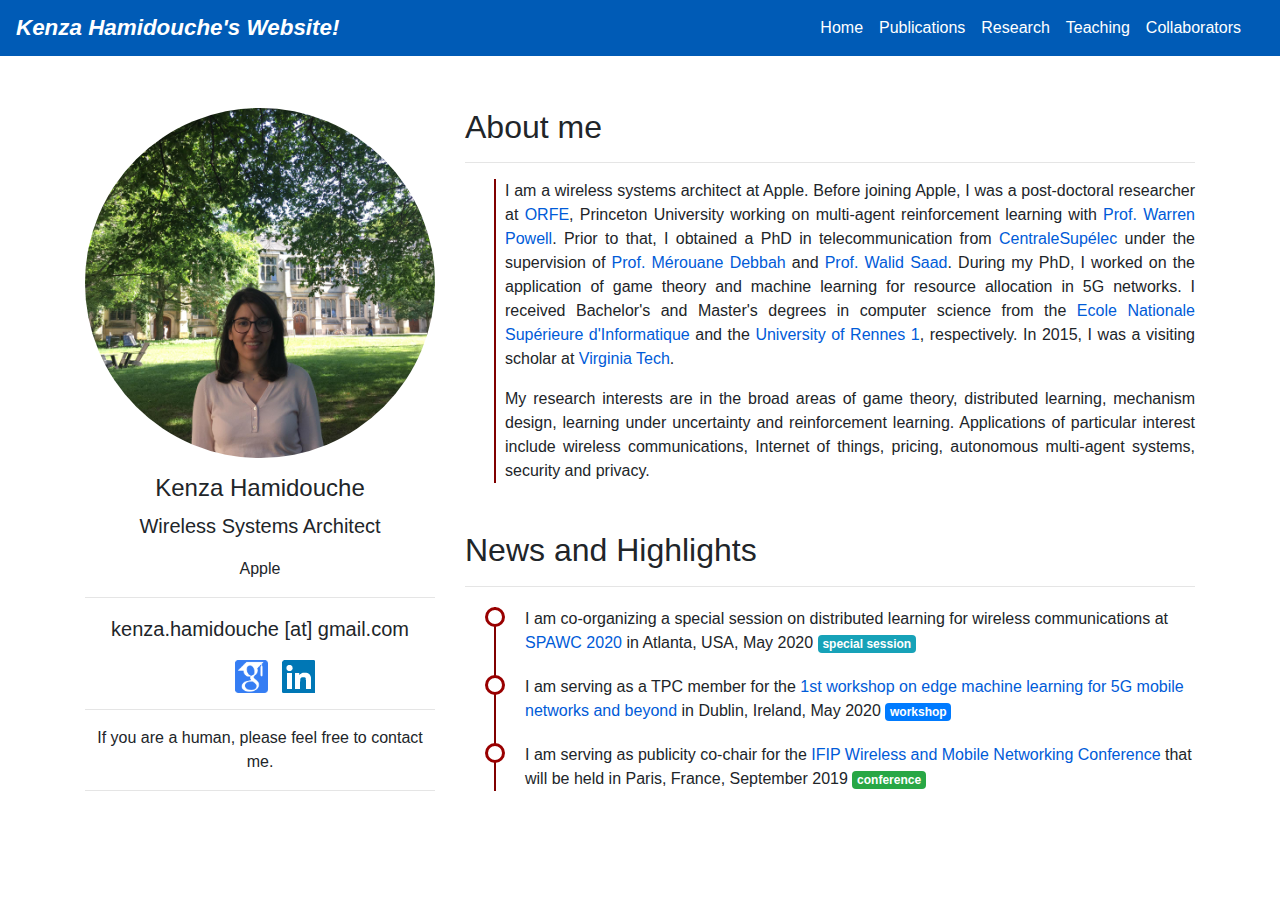
<file: index.html>
<!DOCTYPE html>
<!--
 - File              : index.html
 - Author            : Kenza Hamidouche <kenzah@princeton.edu>
 - Last Modified Date: Nov 19 2019 
-->
<html lang="en">

    <script>
    function includeHTML() {
      var z, i, elmnt, file, xhttp;
      /* Loop through a collection of all HTML elements: */
      z = document.getElementsByTagName("*");
      for (i = 0; i < z.length; i++) {
        elmnt = z[i];
        /*search for elements with a certain atrribute:*/
        file = elmnt.getAttribute("w3-include-html");
        if (file) {
          /* Make an HTTP request using the attribute value as the file name: */
          xhttp = new XMLHttpRequest();
          xhttp.onreadystatechange = function() {
            if (this.readyState == 4) {
              if (this.status == 200) {elmnt.innerHTML = this.responseText;}
              if (this.status == 404) {elmnt.innerHTML = "Page not found.";}
              /* Remove the attribute, and call this function once more: */
              elmnt.removeAttribute("w3-include-html");
              includeHTML();
            }
          }
          xhttp.open("GET", file, true);
          xhttp.send();
          /* Exit the function: */
          return;
        }
      }
    }
    </script>
    
  <head>
    <!-- Global site tag (gtag.js) - Google Analytics -->
    <script async src="https://www.googletagmanager.com/gtag/js?id=UA-153074899-1"></script>
    <script>
      window.dataLayer = window.dataLayer || [];
      function gtag(){dataLayer.push(arguments);}
      gtag('js', new Date());

      gtag('config', 'UA-153074899-1');
    </script>
      
    <meta charset="utf-8">
    <meta name="viewport" content="width=device-width, initial-scale=1, shrink-to-fit=no">
    <meta name="description" content="Kenza Hamidouche's Personal Webpage - Princeton University">
    <meta name="author" content="ORFE, Princeton University">
    <title>Kenza Hamidouche</title>

    <!-- Bootstrap core CSS -->
    <link href="css/bootstrap.min.css" rel="stylesheet">

    <!-- Custom styles for this template -->
    <link href="css/custom.css" rel="stylesheet">
    <link rel="stylesheet" href="https://use.fontawesome.com/releases/v5.3.1/css/all.css" integrity="sha384-mzrmE5qonljUremFsqc01SB46JvROS7bZs3IO2EmfFsd15uHvIt+Y8vEf7N7fWAU" crossorigin="anonymous">
  </head>
 
  <body>
    <!-- header -->


    <!--<header>-->
    <header class="site-header px2 px-responsive">    
        
        <div id="middlepage" class="post p2 p-responsive wrap" role="main">
            <div class="measure">
                
      <!-- Fixed navbar -->
     <div w3-include-html="nav.html"></div>
    </header>

    <!-- Begin page content -->
    <main role="main" class="container">
    <div class="row">
      <div class="col-4 mx-auto d-block">
        <div class="row mt-5 mx-auto d-block text-center">
          <img src="img/kenza_id_photo.jpg" class="img-fluid rounded-circle mb-3" alt="Profile picture">
          <h4>Kenza Hamidouche</h4>
          <p class="lead">Wireless Systems Architect</p>
          <p class="font-weight-light">Apple<br></p>
        </div>
        <hr>
        <div class="row mx-auto d-block">
        <p class="lead text-center "><a href="mailto:kenzah@princeton.edu"><i class="far fa-envelope"></i></a> kenza.hamidouche [at] gmail.com</p>
        <ul class="social-icons text-center">
          	<li><a class="scholar" href="https://scholar.google.fr/citations?user=_XjUgEcAAAAJ&hl=fr" title="Scholar">Scholar</a></li>
          	<li><a class="linkedin" href="https://www.linkedin.com/in/kenza-hamidouche-33589740/" title="Linkedin">LinkedIn</a></li>
          	<!-- <li><a class="twitter" href="https://twitter.com/KenzaHamidouche" title="Twitter">Twitter</a></li>-->
        </ul>
        <hr>
        <!-- <p class="text-center text-monospace"><b>Office: </b>Sherrerd Hall 113<br>
        </p>-->
        <!-- <p class="text-center text-monospace"><b>Phone: </b>609-258-4352<br>
        </p>
        <hr>-->
        <p class="text-center"> If you are a human, please feel free to contact me.<br>
        </p>
        <hr>
        <!--  <p class="text-center font-weight-light">
        <i class="far fa-futbol"></i>Tennis and <i class="fas fa-motorcycle"></i>Piano<br>
        </p>
        <hr>-->
      </div>
      </div>
      <div class="col-8">
          <section id="aboutme" class="mt-5">
          <h3 class="display-5">About me</h3><hr>
          <ul class="timelinelist">
              <p align="justify">I am a wireless systems architect at Apple. Before joining Apple, I was a post-doctoral researcher at <a href="https://orfe.princeton.edu"<abbr title="Operations Research and Financial Engineering">ORFE</abbr></a>, Princeton University working on multi-agent reinforcement learning with <a href="https://castlelab.princeton.edu/">Prof. Warren Powell</a>. Prior to that, I obtained a PhD in telecommunication from <a href="https://www.centralesupelec.fr/">CentraleSupélec</a> under the supervision of <a href="http://www.laneas.com/merouane-debbah">Prof. Mérouane Debbah</a> and <a href="http://resume.walid-saad.com/">Prof. Walid Saad</a>. During my PhD, I worked on the application of game theory and machine learning for resource allocation in 5G networks. I received Bachelor's and Master's degrees in computer science from the <a href="https://www.esi.dz/">Ecole Nationale Supérieure d'Informatique</a> and the <a href="https://www.univ-rennes1.fr/">University of Rennes 1</a>, respectively. In 2015, I was a visiting scholar at <a href="http://www.netsciwis.com/">Virginia Tech</a>.</p> 
                  
              <p align="justify">My research interests are in the broad areas of game theory, distributed learning, mechanism design, learning under uncertainty and reinforcement learning. Applications of particular interest include wireless communications, Internet of things, pricing, autonomous multi-agent systems, security and privacy.</p>
            
          </ul>
        </section>
        <section id="projects" class="mt-5">
          <h3 class="display-5">News and Highlights</h3><hr>
          <ul class="timelinelist">
            <li>I am co-organizing a special session on distributed learning for wireless communications at <a href="https://spawc2020.netlify.com/">SPAWC 2020</a> in Atlanta, USA, May 2020 <span class="badge badge-info">special session</span> </li>
            <li>I am serving as a TPC member for the  <a href="https://icc2020.ieee-icc.org/workshop/ws-14-workshop-edge-machine-learning-5g-mobile-networks-and-beyond">1st workshop on edge machine learning for 5G mobile networks and beyond </a> in Dublin, Ireland, May 2020 <span class="badge badge-primary">workshop</span></li>
            <li>I am serving as publicity co-chair for the <a href="https://wmnc.dnac.org/index.php">IFIP Wireless and Mobile Networking Conference</a> that will be held in Paris, France, September 2019 <span class="badge badge-success">conference</span></li>
          </ul>
        </section>

        <br>

      </div>
    </div>
    </main>

    <!-- Bootstrap core JavaScript
    ================================================== -->
    <!-- Placed at the end of the document so the pages load faster -->
    <script src="https://code.jquery.com/jquery-3.2.1.slim.min.js" integrity="sha384-KJ3o2DKtIkvYIK3UENzmM7KCkRr/rE9/Qpg6aAZGJwFDMVNA/GpGFF93hXpG5KkN" crossorigin="anonymous"></script>
    <script>window.jQuery || document.write('<script src="js/jquery-slim.min.js"><\/script>')</script>
    <script src="js/popper.min.js"></script>
    <script src="js/bootstrap.min.js"></script>
    <script src="js/bibtex.js"></script>
    <script type="text/javascript">
     var init = function() {
       bibtexify("#bibtex", "pubTable", {});
     };
     if (window.addEventListener) {
       window.addEventListener('load', init, false);
     } else if (window.attachEvent) {
       window.attachEvent('onload', init);
     }
    </script>
    <script>
    jQuery("#pubTable").on("click", "a", function(e) {
      var $n = jQuery(this),
          text = $n.text().toUpperCase();
      if (text === "X") { return; }
      try {
        _gaq.push(['_trackEvent', "PublicationAction", text]);
    } catch(err){ }
      if ($n.attr("href") !== "#") {
        setTimeout(function() {
          document.location.href = $n.attr("href");
        }, 100);
        return false;
      }
    });
    </script>
    <script>
            includeHTML();
    </script>
    <script>
    $(document).ready(function() {
        $( ".mr-auto .nav-item" ).bind( "click", function(event) {
            event.preventDefault();
            var clickedItem = $( this );
            $( ".mr-auto .nav-item" ).each( function() {
                $( this ).removeClass( "active" );
            });
            clickedItem.addClass( "active" );
        });
    });
    </script>
  </body>
</html>
</file>
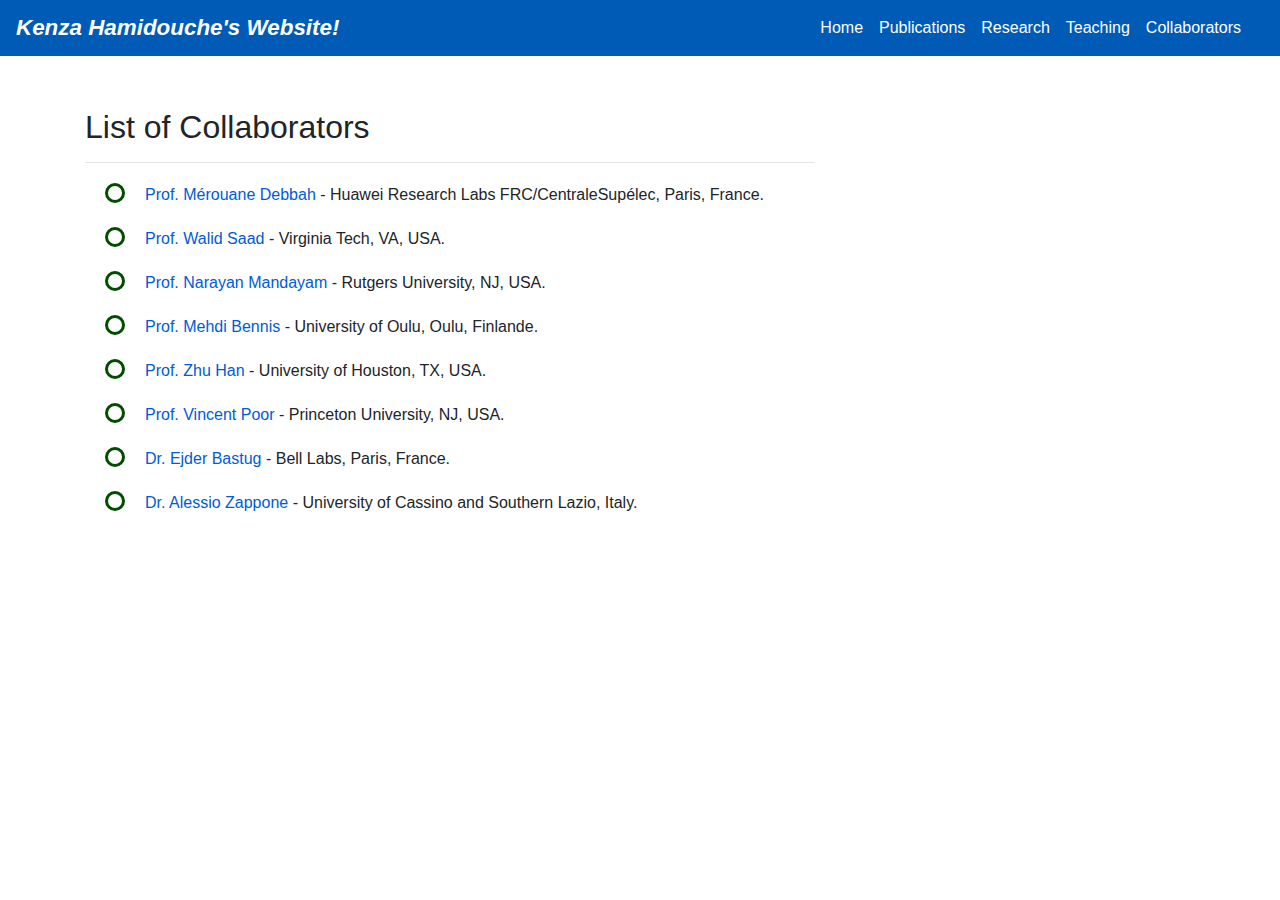
<file: collaborators.html>
<!DOCTYPE html>
<!--
 - File              : index.html
 - Author            : Kenza Hamidouche <kenzah@princeton.edu>
 - Last Modified Date: Nov 19 2019 
-->
<html lang="en">

    <script>
    function includeHTML() {
      var z, i, elmnt, file, xhttp;
      /* Loop through a collection of all HTML elements: */
      z = document.getElementsByTagName("*");
      for (i = 0; i < z.length; i++) {
        elmnt = z[i];
        /*search for elements with a certain atrribute:*/
        file = elmnt.getAttribute("w3-include-html");
        if (file) {
          /* Make an HTTP request using the attribute value as the file name: */
          xhttp = new XMLHttpRequest();
          xhttp.onreadystatechange = function() {
            if (this.readyState == 4) {
              if (this.status == 200) {elmnt.innerHTML = this.responseText;}
              if (this.status == 404) {elmnt.innerHTML = "Page not found.";}
              /* Remove the attribute, and call this function once more: */
              elmnt.removeAttribute("w3-include-html");
              includeHTML();
            }
          }
          xhttp.open("GET", file, true);
          xhttp.send();
          /* Exit the function: */
          return;
        }
      }
    }
    </script>
    
  <head>
    <!-- Global site tag (gtag.js) - Google Analytics -->
    <script async src="https://www.googletagmanager.com/gtag/js?id=UA-153074899-1"></script>
    <script>
      window.dataLayer = window.dataLayer || [];
      function gtag(){dataLayer.push(arguments);}
      gtag('js', new Date());

      gtag('config', 'UA-153074899-1');
    </script>
      
    <meta charset="utf-8">
    <meta name="viewport" content="width=device-width, initial-scale=1, shrink-to-fit=no">
    <meta name="description" content="Página personal Marcos Horro - Grupo de Arquitectura de Computadores (GAC)">
    <meta name="author" content="Grupo de Arquitectura de Computadores">
    <title>Kenza Hamidouche</title>

    <!-- Bootstrap core CSS -->
    <link href="css/bootstrap.min.css" rel="stylesheet">

    <!-- Custom styles for this template -->
    <link href="css/custom.css" rel="stylesheet">
    <link rel="stylesheet" href="https://use.fontawesome.com/releases/v5.3.1/css/all.css" integrity="sha384-mzrmE5qonljUremFsqc01SB46JvROS7bZs3IO2EmfFsd15uHvIt+Y8vEf7N7fWAU" crossorigin="anonymous">
  </head>
 
  <body>
    <!-- header -->


    <!--<header>-->
    <header class="site-header px2 px-responsive">    
        
        <div id="middlepage" class="post p2 p-responsive wrap" role="main">
            <div class="measure">
                
      <!-- Fixed navbar -->
     <div w3-include-html="nav.html"></div>
    </header>

    <!-- Begin page content -->
    <main role="main" class="container">
    <div class="row">
      <div class="col-8">
        <section id="teach" class="mt-5">
          <h3 class="display-5">List of Collaborators</h3>
          <hr>
          <ul class="crlist">
            <li><a href="http://www.laneas.com/merouane-debbah">Prof. Mérouane Debbah</a> - Huawei Research Labs FRC/CentraleSupélec, Paris, France.</li>  
            <li><a href="http://resume.walid-saad.com/">Prof. Walid Saad</a> - Virginia Tech, VA, USA.</li>  
            <li><a href="http://www.winlab.rutgers.edu/~narayan/">Prof. Narayan Mandayam</a> - Rutgers University, NJ, USA.</li>   
            <li><a href="https://sites.google.com/view/dr-mehdi-bennis/home">Prof. Mehdi Bennis</a>  - University of Oulu, Oulu, Finlande.</li>
            <li><a href="http://www2.egr.uh.edu/~zhan2/">Prof. Zhu Han</a> - University of Houston, TX, USA.</li>
            <li><a href="https://ee.princeton.edu/people/h-vincent-poor">Prof. Vincent Poor</a> - Princeton University, NJ, USA.</li>
            <li><a href="https://www.bell-labs.com/usr/ejder.bastug">Dr. Ejder Bastug</a>  - Bell Labs, Paris, France.</li>
            <li><a href="https://scholar.google.it/citations?user=gjdjPu4AAAAJ&hl=it">Dr. Alessio Zappone</a>  - University of Cassino and Southern Lazio, Italy.</li>
          </ul>
        </section>
        <br>
      </div>
    </div>
    </main>

    <!-- Bootstrap core JavaScript
    ================================================== -->
    <!-- Placed at the end of the document so the pages load faster -->
    <script src="https://code.jquery.com/jquery-3.2.1.slim.min.js" integrity="sha384-KJ3o2DKtIkvYIK3UENzmM7KCkRr/rE9/Qpg6aAZGJwFDMVNA/GpGFF93hXpG5KkN" crossorigin="anonymous"></script>
    <script>window.jQuery || document.write('<script src="js/jquery-slim.min.js"><\/script>')</script>
    <script src="js/popper.min.js"></script>
    <script src="js/bootstrap.min.js"></script>
    <script src="js/bibtex.js"></script>
    <script type="text/javascript">
     var init = function() {
       bibtexify("#bibtex", "pubTable", {});
     };
     if (window.addEventListener) {
       window.addEventListener('load', init, false);
     } else if (window.attachEvent) {
       window.attachEvent('onload', init);
     }
    </script>
    <script>
    jQuery("#pubTable").on("click", "a", function(e) {
      var $n = jQuery(this),
          text = $n.text().toUpperCase();
      if (text === "X") { return; }
      try {
        _gaq.push(['_trackEvent', "PublicationAction", text]);
    } catch(err){ }
      if ($n.attr("href") !== "#") {
        setTimeout(function() {
          document.location.href = $n.attr("href");
        }, 100);
        return false;
      }
    });
    </script>
    <script>
            includeHTML();
    </script>

  </body>
</html>
</file>
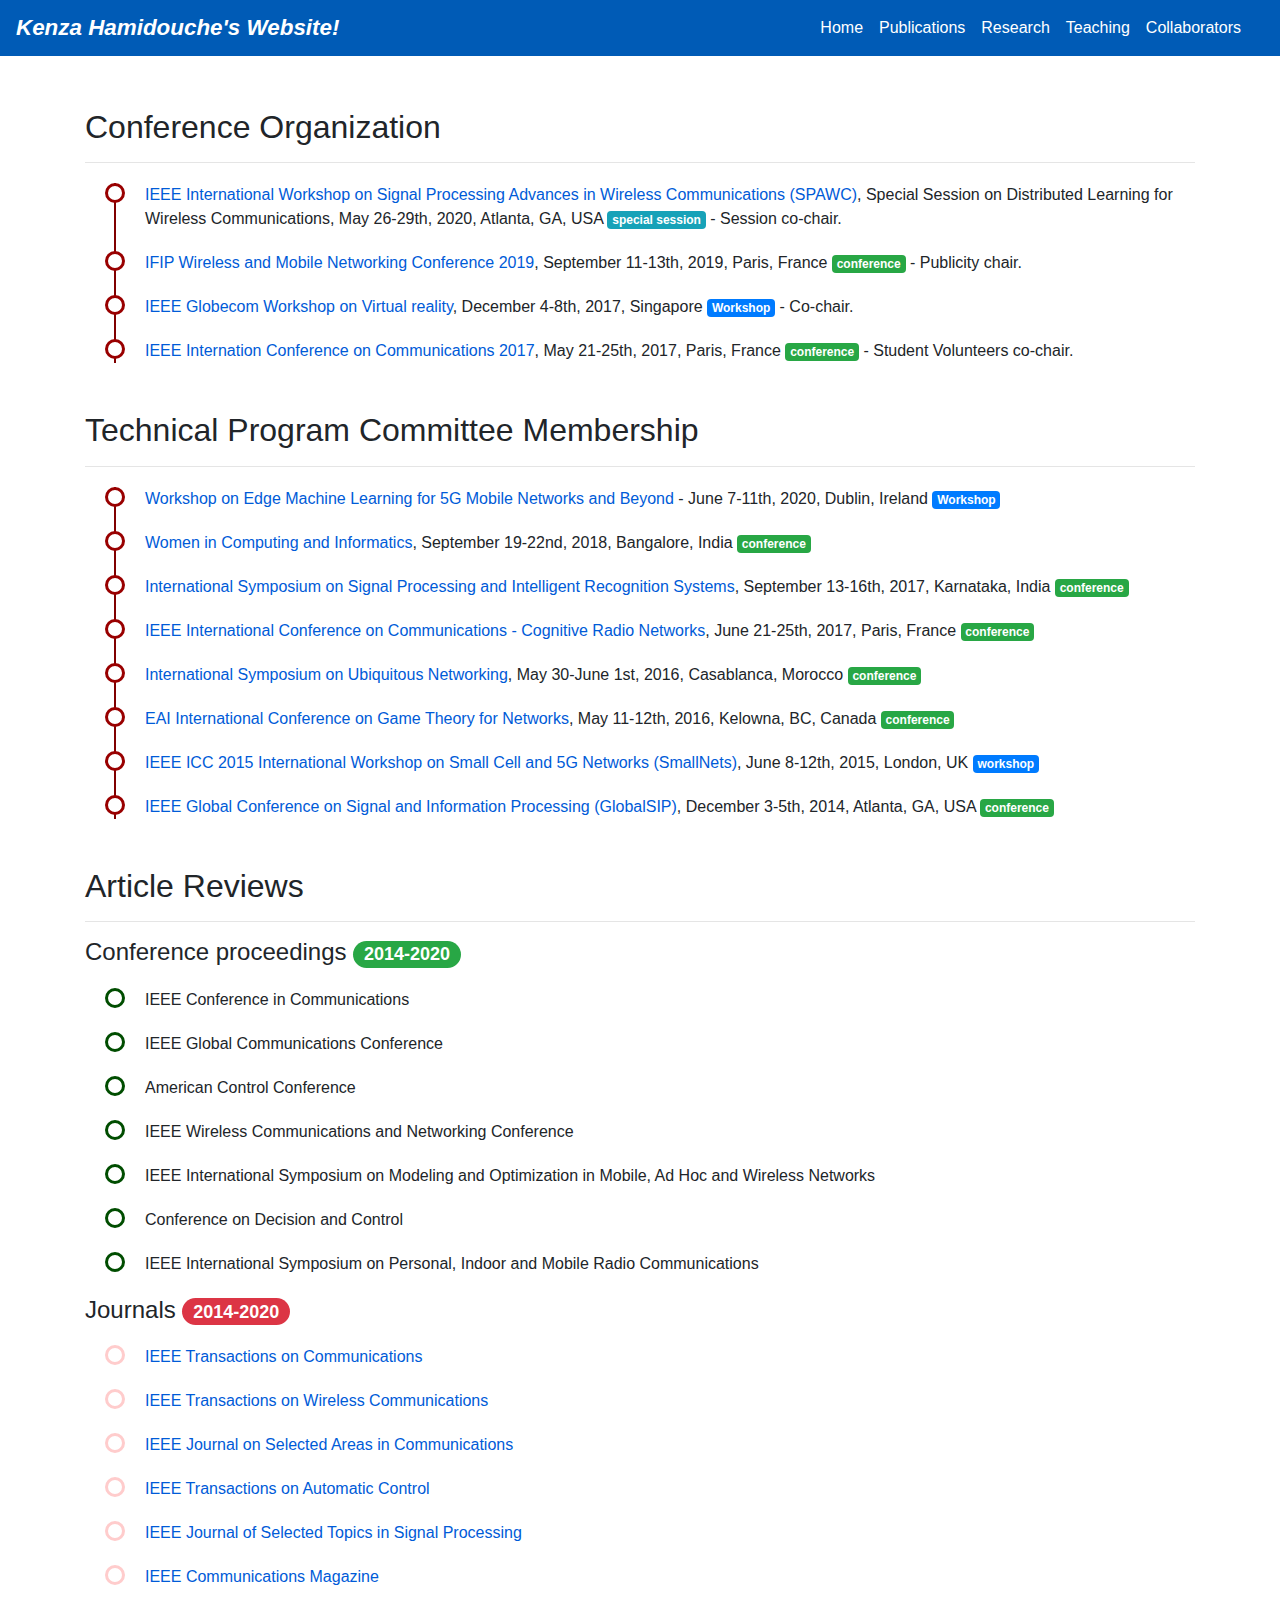
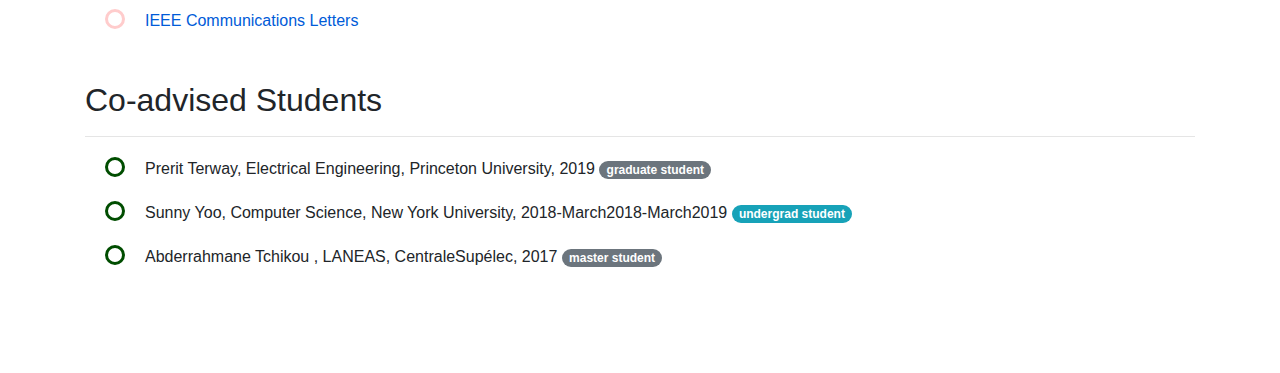
<file: research.html>
<!DOCTYPE html>
<!--
 - File              : index.html
 - Author            : Kenza Hamidouche <kenzah@princeton.edu>
 - Last Modified Date: Nov 19 2019 
-->
<html lang="en">

    <script>
    function includeHTML() {
      var z, i, elmnt, file, xhttp;
      /* Loop through a collection of all HTML elements: */
      z = document.getElementsByTagName("*");
      for (i = 0; i < z.length; i++) {
        elmnt = z[i];
        /*search for elements with a certain atrribute:*/
        file = elmnt.getAttribute("w3-include-html");
        if (file) {
          /* Make an HTTP request using the attribute value as the file name: */
          xhttp = new XMLHttpRequest();
          xhttp.onreadystatechange = function() {
            if (this.readyState == 4) {
              if (this.status == 200) {elmnt.innerHTML = this.responseText;}
              if (this.status == 404) {elmnt.innerHTML = "Page not found.";}
              /* Remove the attribute, and call this function once more: */
              elmnt.removeAttribute("w3-include-html");
              includeHTML();
            }
          }
          xhttp.open("GET", file, true);
          xhttp.send();
          /* Exit the function: */
          return;
        }
      }
    }
    </script>
    
  <head>
    <!-- Global site tag (gtag.js) - Google Analytics -->
    <script async src="https://www.googletagmanager.com/gtag/js?id=UA-153074899-1"></script>
    <script>
      window.dataLayer = window.dataLayer || [];
      function gtag(){dataLayer.push(arguments);}
      gtag('js', new Date());

      gtag('config', 'UA-153074899-1');
    </script>
      
    <meta charset="utf-8">
    <meta name="viewport" content="width=device-width, initial-scale=1, shrink-to-fit=no">
    <meta name="description" content="Página personal Marcos Horro - Grupo de Arquitectura de Computadores (GAC)">
    <meta name="author" content="Grupo de Arquitectura de Computadores">
    <title>Kenza Hamidouche</title>

    <!-- Bootstrap core CSS -->
    <link href="css/bootstrap.min.css" rel="stylesheet">

    <!-- Custom styles for this template -->
    <link href="css/custom.css" rel="stylesheet">
    <link rel="stylesheet" href="https://use.fontawesome.com/releases/v5.3.1/css/all.css" integrity="sha384-mzrmE5qonljUremFsqc01SB46JvROS7bZs3IO2EmfFsd15uHvIt+Y8vEf7N7fWAU" crossorigin="anonymous">
  </head>
 
  <body>
    <!-- header -->


    <!--<header>-->
    <header class="site-header px2 px-responsive">    
        
        <div id="middlepage" class="post p2 p-responsive wrap" role="main">
            <div class="measure">
                
      <!-- Fixed navbar -->
     <div w3-include-html="nav.html"></div>
    </header>

    <!-- Begin page content -->
    <main role="main" class="container">

        <section id="projects" class="mt-5">
          <h3 class="display-5">Conference Organization</h3><hr>
          <ul class="timelinelist">
            <li><a href="https://spawc2020.netlify.com/">IEEE International Workshop on Signal Processing Advances in Wireless Communications (SPAWC)</a>, Special Session on Distributed Learning for Wireless Communications, May 26-29th, 2020, Atlanta, GA, USA <span class="badge badge-info">special session</span> - Session co-chair.</li>
            <li><a href="https://wmnc.dnac.org/index.php">IFIP Wireless and Mobile Networking Conference 2019</a>, September 11-13th, 2019, Paris, France <span class="badge badge-success">conference</span> - Publicity chair.</li>
            <li> <a href="https://globecom2017.ieee-globecom.org/index.html">IEEE Globecom Workshop on Virtual reality</a>, December 4-8th, 2017, Singapore <span class="badge badge-primary">Workshop</span> - Co-chair.</li>
            <li><a href="https://icc2017.ieee-icc.org/index.html">IEEE Internation Conference on Communications 2017</a>, May 21-25th, 2017, Paris, France <span class="badge badge-success">conference</span> - Student Volunteers co-chair.</li>
          </ul>
        </section>
          
        <section id="projects" class="mt-5">
          <h3 class="display-5">Technical Program Committee Membership</h3><hr>
          <ul class="timelinelist">
            <li><a href="https://icc2020.ieee-icc.org/workshop/ws-14-workshop-edge-machine-learning-5g-mobile-networks-and-beyond">Workshop on Edge Machine Learning for 5G Mobile Networks and Beyond</a> - June 7-11th, 2020, Dublin, Ireland <span class="badge badge-primary">Workshop</span></li>
            <li><a href="http://icacci-conference.org/2018/wci-home"> Women in Computing and Informatics</a>, September 19-22nd, 2018, Bangalore, India <span class="badge badge-success">conference</span></li>
            <li><a href="http://www.acn-conference.org/sirs2017/">International Symposium on Signal Processing and Intelligent Recognition Systems</a>, September 13-16th, 2017, Karnataka, India <span class="badge badge-success">conference</span></li>
            <li><a href="https://icc2017.ieee-icc.org/">IEEE International Conference on Communications - Cognitive Radio Networks</a>, June 21-25th, 2017, Paris, France <span class="badge badge-success">conference</span></li>
            <li><a href="http://www.unet-conf.org/UNet2016/">International Symposium on Ubiquitous Networking</a>, May 30-June 1st, 2016, Casablanca, Morocco <span class="badge badge-success">conference</span></li>
            <li><a href="http://archive.gamenets.org/2016/show/home">EAI International Conference on Game Theory for Networks</a>, May 11-12th, 2016, Kelowna, BC, Canada <span class="badge badge-success">conference</span></li>
            <li><a href="http://www.cwc.oulu.fi/smallnets2015/">IEEE ICC 2015 International Workshop on Small Cell and 5G Networks (SmallNets)</a>, June 8-12th, 2015, London, UK <span class="badge badge-primary">workshop</span></li>
              <li><a href="https://www.itsoc.org/conferences/submit/globalsip-2014-ieee-global-conference-on-signal-and-information-processing">IEEE Global Conference on Signal and Information Processing (GlobalSIP)</a>, December 3-5th, 2014, Atlanta, GA, USA <span class="badge badge-success">conference</span></li>
          </ul>
        </section>
          

        <section id="teach" class="mt-5">
          <h3 class="display-5">Article Reviews</h3>
          <hr>
          <h4>Conference proceedings <span class="badge badge-pill badge-success">2014-2020</span></h4>
          <ul class="crlist">
            <li>IEEE Conference in Communications </li>
            <li>IEEE Global Communications Conference </li>
            <li>American Control Conference </li>  
            <li>IEEE Wireless Communications and Networking Conference </li>
            <li>IEEE International Symposium on Modeling and Optimization in Mobile, Ad Hoc and Wireless Networks  </li>
            <li>Conference on Decision and Control</li>
            <li>IEEE International Symposium on Personal, Indoor and Mobile Radio Communications</li>
          </ul>
            <h4>Journals <span class="badge badge-pill badge-danger">2014-2020</span></h4>
          <ul class="clist">
            <li><a href="https://ieeexplore.ieee.org/xpl/RecentIssue.jsp?punumber=26">IEEE Transactions on Communications</a> </li>
            <li><a href="https://ieeexplore.ieee.org/xpl/RecentIssue.jsp?punumber=7693">IEEE Transactions on Wireless Communications</a></li>
            <li><a href="https://ieeexplore.ieee.org/xpl/RecentIssue.jsp?punumber=49">IEEE Journal on Selected Areas in Communications</a></li>
            <li><a href="https://ieeexplore.ieee.org/xpl/RecentIssue.jsp?punumber=9">IEEE Transactions on Automatic Control</a></li>
            <li><a href="https://ieeexplore.ieee.org/xpl/RecentIssue.jsp?punumber=4200690">IEEE Journal of Selected Topics in Signal Processing</a></li>
            <li><a href="https://ieeexplore.ieee.org/xpl/RecentIssue.jsp?punumber=35">IEEE Communications Magazine</a></li>
            <li><a href="https://ieeexplore.ieee.org/xpl/RecentIssue.jsp?punumber=4234">IEEE Communications Letters</a></li>
          </ul>
        </section>
       <section id="projects" class="mt-5">
          <h3 class="display-5">Co-advised Students</h3><hr>
          <ul class="crlist">
            <li>Prerit Terway, Electrical Engineering, Princeton University, 2019 <span class="badge badge-pill badge-secondary">graduate student</span></li>
            <li>Sunny Yoo, Computer Science, New York University, 2018-March2018-March2019 <span class="badge badge-pill badge-info">undergrad student</span></li>
            <!-- <li>Alireza Nooraiepour , Winlab, Rutgers University, 2018 <span class="badge badge-pill badge-secondary">graduate student</span></li> -->
             <li>Abderrahmane Tchikou , LANEAS, CentraleSupélec, 2017 <span class="badge badge-pill badge-secondary">master student</span></li> 
          </ul>
        </section>
          
        <br>
      </div>
    </div>
    </main>

    <!-- Bootstrap core JavaScript
    ================================================== -->
    <!-- Placed at the end of the document so the pages load faster -->
    <script src="https://code.jquery.com/jquery-3.2.1.slim.min.js" integrity="sha384-KJ3o2DKtIkvYIK3UENzmM7KCkRr/rE9/Qpg6aAZGJwFDMVNA/GpGFF93hXpG5KkN" crossorigin="anonymous"></script>
    <script>window.jQuery || document.write('<script src="js/jquery-slim.min.js"><\/script>')</script>
    <script src="js/popper.min.js"></script>
    <script src="js/bootstrap.min.js"></script>
    <script src="js/bibtex.js"></script>
    <script type="text/javascript">
     var init = function() {
       bibtexify("#bibtex", "pubTable", {});
     };
     if (window.addEventListener) {
 e      window.addEventListener('load', init, false);
     } else if (window.attachEvent) {
       window.attachEvent('onload', init);
     }
    </script>
    <script>
    jQuery("#pubTable").on("click", "a", function(e) {
      var $n = jQuery(this),
          text = $n.text().toUpperCase();
      if (text === "X") { return; }
      try {
        _gaq.push(['_trackEvent', "PublicationAction", text]);
    } catch(err){ }
      if ($n.attr("href") !== "#") {
        setTimeout(function() {
          document.location.href = $n.attr("href");
        }, 100);
        return false;
      }
    });
    </script>
    <script>
            includeHTML();
    </script>

  </body>
</html>
</file>
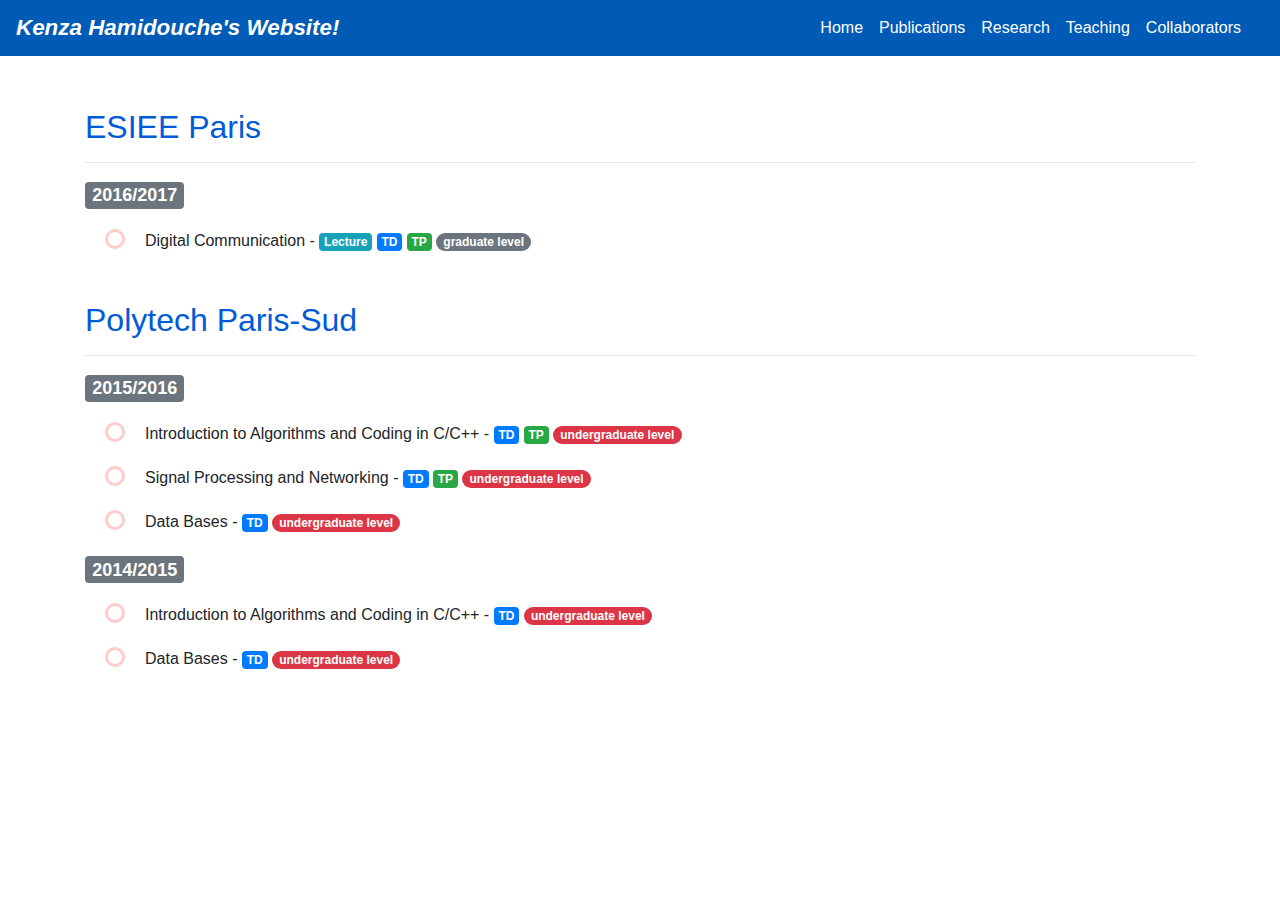
<file: teaching.html>
<!DOCTYPE html>
<!--
 - File              : index.html
 - Author            : Kenza Hamidouche <kenzah@princeton.edu>
 - Last Modified Date: Nov 19 2019 
-->
<html lang="en">

    <script>
    function includeHTML() {
      var z, i, elmnt, file, xhttp;
      /* Loop through a collection of all HTML elements: */
      z = document.getElementsByTagName("*");
      for (i = 0; i < z.length; i++) {
        elmnt = z[i];
        /*search for elements with a certain atrribute:*/
        file = elmnt.getAttribute("w3-include-html");
        if (file) {
          /* Make an HTTP request using the attribute value as the file name: */
          xhttp = new XMLHttpRequest();
          xhttp.onreadystatechange = function() {
            if (this.readyState == 4) {
              if (this.status == 200) {elmnt.innerHTML = this.responseText;}
              if (this.status == 404) {elmnt.innerHTML = "Page not found.";}
              /* Remove the attribute, and call this function once more: */
              elmnt.removeAttribute("w3-include-html");
              includeHTML();
            }
          }
          xhttp.open("GET", file, true);
          xhttp.send();
          /* Exit the function: */
          return;
        }
      }
    }
    </script>
    
  <head>
    <!-- Global site tag (gtag.js) - Google Analytics -->
    <script async src="https://www.googletagmanager.com/gtag/js?id=UA-153074899-1"></script>
    <script>
      window.dataLayer = window.dataLayer || [];
      function gtag(){dataLayer.push(arguments);}
      gtag('js', new Date());

      gtag('config', 'UA-153074899-1');
    </script>
      
    <meta charset="utf-8">
    <meta name="viewport" content="width=device-width, initial-scale=1, shrink-to-fit=no">
    <meta name="description" content="Página personal Marcos Horro - Grupo de Arquitectura de Computadores (GAC)">
    <meta name="author" content="Grupo de Arquitectura de Computadores">
    <title>Kenza Hamidouche</title>

    <!-- Bootstrap core CSS -->
    <link href="css/bootstrap.min.css" rel="stylesheet">

    <!-- Custom styles for this template -->
    <link href="css/custom.css" rel="stylesheet">
    <link rel="stylesheet" href="https://use.fontawesome.com/releases/v5.3.1/css/all.css" integrity="sha384-mzrmE5qonljUremFsqc01SB46JvROS7bZs3IO2EmfFsd15uHvIt+Y8vEf7N7fWAU" crossorigin="anonymous">
  </head>
 
  <body>
    <!-- header -->


    <!--<header>-->
    <header class="site-header px2 px-responsive">    
        
        <div id="middlepage" class="post p2 p-responsive wrap" role="main">
            <div class="measure">
                
      <!-- Fixed navbar -->
     <div w3-include-html="nav.html"></div>
    </header>

    <!-- Begin page content -->
    <main role="main" class="container">
        <section id="service" class="mt-5">
                  <h3 class="display-5"> <a
        href="https://www.esiee.fr/en"
        >ESIEE Paris</a></h3>
                  <hr>
                  <h4> <span class="badge badge-secondary">2016/2017</span></h4>
                  <ul class="clist">
                    <li>Digital Communication - <span class="badge badge-info">Lecture</span> <span class="badge badge-primary">TD</span> <span class="badge badge-success">TP</span> <a href="https://moodle.udc.es/course/view.php?id=51658" class="badge badge-pill badge-secondary">graduate level</a>
                    </li>
                  </ul>
        </section>
     
        <section id="teach" class="mt-5">
          <h3 class="display-5"><a
        href="http://www.polytech.u-psud.fr/en/welcome.html"
        >Polytech Paris-Sud</a></h3>
          <hr>
          <h4> <span class="badge badge-secondary">2015/2016</span></h4>
          <ul class="clist">
            <li>Introduction to Algorithms and Coding in C/C++ - <span class="badge badge-primary">TD</span> <span class="badge badge-success">TP</span> <span class="badge badge-pill badge-danger">undergraduate level</span>
</li>
              <li>Signal Processing and Networking - <span class="badge badge-primary">TD</span> <span class="badge badge-success">TP</span> <span class="badge badge-pill badge-danger">undergraduate level</span>
</li>
              <li>Data Bases - <span class="badge badge-primary">TD</span> <span class="badge badge-pill badge-danger">undergraduate level</span>
</li>
          </ul>
            <h4> <span class="badge badge-secondary">2014/2015</span></h4>
          <ul class="clist">
            <li>Introduction to Algorithms and Coding in C/C++ - <span class="badge badge-primary">TD</span> <span class="badge badge-pill badge-danger">undergraduate level</span>
</li>
              <li>Data Bases - <span class="badge badge-primary">TD</span> <span class="badge badge-pill badge-danger">undergraduate level</span>
</li>
          </ul>
        </section>
        



      </div>
    </div>
    </main>

    <!-- Bootstrap core JavaScript
    ================================================== -->
    <!-- Placed at the end of the document so the pages load faster -->
    <script src="https://code.jquery.com/jquery-3.2.1.slim.min.js" integrity="sha384-KJ3o2DKtIkvYIK3UENzmM7KCkRr/rE9/Qpg6aAZGJwFDMVNA/GpGFF93hXpG5KkN" crossorigin="anonymous"></script>
    <script>window.jQuery || document.write('<script src="js/jquery-slim.min.js"><\/script>')</script>
    <script src="js/popper.min.js"></script>
    <script src="js/bootstrap.min.js"></script>
    <script src="js/bibtex.js"></script>
    <script type="text/javascript">
     var init = function() {
       bibtexify("#bibtex", "pubTable", {});
     };
     if (window.addEventListener) {
       window.addEventListener('load', init, false);
     } else if (window.attachEvent) {
       window.attachEvent('onload', init);
     }
    </script>
    <script>
    jQuery("#pubTable").on("click", "a", function(e) {
      var $n = jQuery(this),
          text = $n.text().toUpperCase();
      if (text === "X") { return; }
      try {
        _gaq.push(['_trackEvent', "PublicationAction", text]);
    } catch(err){ }
      if ($n.attr("href") !== "#") {
        setTimeout(function() {
          document.location.href = $n.attr("href");
        }, 100);
        return false;
      }
    });
    </script>
    <script>
            includeHTML();
    </script>

  </body>
</html>
</file>
<file: css/custom.css>
/**
 * File              : css/custom.css
 * Author            : Marcos Horro <marcos.horro@udc.gal>
 * Last Modified Date: Mar 18 Set 2018 16:01:31 CEST
 */
/* bib-publication-list styles
-------------------------------------------------- */
span.undefined { color:red; }
.bibtable {width: auto 100%; height: auto scroll; margin: 0 auto; clear: both;}
.bibchart { width: 100%; height: 100px; margin-bottom: 20px;}
.clear {clear:both;}
.year { position: relative; height: 100%; border-bottom: 1px solid black; display: inline-block;}
.yearlabel { position: absolute; bottom: -20px; text-align: center; width: 100%; font-size: smaller;}
.pub { border: 1px solid white; background-color: #eee; }
.inproceedings { background-color: #ccf; }
.article { background-color: #beb; }
.inbook { background-color: #eaa; }
.phdthesis { background-color: #999; }
.unpublished { background-color: #eae; }
.mastersthesis { background-color: #eea; }
.techreport { background-color: #b77; }
.proceedings { background-color: #9494ff; }
.book { background-color: #ed7878; }
.legend .pub { width: 10px; height: 10px; display: inline-block; margin: 0 5px 0 15px;}
.legend { margin-bottom: 24px; text-align: center; width: 100%;}
table.display thead th { padding: 3px 18px 3px 10px; border-bottom: 1px solid black; border-top: 1px solid black; font-weight: bold; cursor: pointer; cursor: hand; }
table.display tfoot th { padding: 3px 10px; border-top: 1px solid black; font-weight: bold; }
table.display td { padding: 3px 10px; }
table.display td.center { text-align: center; }
table.display { margin-top: 24px; }
.sorting_asc { background: url('lib/images/sort_asc.png') no-repeat center right; }
.sorting_desc { background: url('lib/images/sort_desc.png') no-repeat center right; }
.sorting { background: url('lib/images/sort_both.png') no-repeat center right; }
.sorting_asc_disabled { background: url('lib/images/sort_asc_disabled.png') no-repeat center right; }
.sorting_desc_disabled { background: url('lib/images/sort_desc_disabled.png') no-repeat center right; }
tr.odd { background-color: #eee; }
tr.even { background-color: white; }
div.hidden { display: none;}
div.bibinfo { width: 80%; position: fixed; top: 100px; left: 10%; background-color: #bbb; border: 3px solid #fff; padding: 10px; z-index: 10000;}
#shutter { background-color: #555; opacity: 0.7; width:100%; height: 100%; position: fixed; top: 0; left:0; z-index: 20;}
a.bibclose {
  background-color: #BBBBBB;
  border: 3px solid #FFFFFF;
  color: black;
  float: left;
  font-size: 10px;
  height: 25px;
  padding: 3px;
  position: relative;
  text-align: center;
  text-transform: capitalize;
  font-weight: bold;
  width: 25px;
  -moz-border-radius:15px;
  -webkit-border-radius:15px;
  -o-border-radius:15px;
  border-radius:15px;
  top: -20px;
  left: -20px;
}
div.bibinfo pre { clear:both; }

/* Custom styles Title -- one line
-------------------------------------------------- */

.site-title {
    display: inline-block;
    white-space: nowrap;
    font-size: 1.4em;
    font-style: italic;
    font-weight: bold;
}
/* Custom styles
-------------------------------------------------- */
.social-icons li {
  display: inline;
}
.social-icons a {
  display: inline-block;
  margin-right: 10px;
  text-indent: -9999px;
}
.twitter {
  background-image: url(../img/twitter_c.png);
  background-size: 33px;
  width: 33px;
  height: 33px;
}
.facebook {
  background-image: url(../img/facebook.png);
  width: 22px;
  height: 22px;
}
.linkedin {
  background-image: url(../img/linkedin_c.png);
  width: 33px;
  height: 33px;
}
.orcid {
  background-image: url(../img/orcid.png);
  width: 22px;
  height: 22px;
}
.researchgate {
  background-image: url(../img/researchgate.png);
  width: 22px;
  height: 22px;
}
.scholar {
  background-image: url(../img/scholar_c.png);
  background-size: 33px;
  width: 33px;
  height: 33px;
}
.instagram {
  background-image: url(../img/instagram.png);
  width: 22px;
  height: 22px;
}
.flickr {
  background-image: url(../img/flickr.png);
  width: 22px;
  height: 22px;
}

.bg-udc {
  background-color: #6d0a49 !important;
}

.display-5{font-size:2rem;font-weight:300;line-height:1.2}
.display-6{font-size:1.4rem;font-weight:300;line-height:1.2}
.navbar-toggler {
  text-align: center;

}

.topnav-right {
  float: right;
}

.navbar-dark .nav-item > .nav-link.active  {
    color:white;
}

.fa-bars {
  color: #fff;
}

.nav-link {
  color: #fff;
}
.nav-link:hover{
  color: #0080ff;
}

a {
  color: #005bd8;
}

/* Sticky footer styles
-------------------------------------------------- */
html {
  position: relative;
  min-height: 100%;
}
body {
  /* Margin bottom by footer height */
  margin-bottom: 60px;
}
.footer {
  position: absolute;
  bottom: 0;
  width: 100%;
  /* Set the fixed height of the footer here */
  height: 60px;
  line-height: 60px; /* Vertically center the text there */
  background-color: #f5f5f5;
}


/* Custom page CSS
-------------------------------------------------- */
/* Not required for template or sticky footer method. */

body > .container {
  padding: 60px 15px 0;
}

.footer > .container {
  padding-right: 15px;
  padding-left: 15px;
}

code {
  font-size: 80%;
}

/* timelinelist
-----------------------------------------------------*/

ul.clist {
    list-style-type: none;
    position: relative;
    z-index: 10;
}
ul.clist > li {
    margin: 20px 0;
    padding-left: 20px;
}
ul.clist > li:before {
    content: ' ';
    background: white;
    display: inline-block;
    position: absolute;
    border-radius: 50%;
    border: 3px solid #ffcccc;
    left: 20px;
    width: 20px;
    height: 20px;
    z-index: 400;
}

/* timelinelist
-----------------------------------------------------*/

ul.crlist {
    list-style-type: none;
    position: relative;
    z-index: 10;
}
ul.crlist > li {
    margin: 20px 0;
    padding-left: 20px;
}
ul.crlist > li:before {
    content: ' ';
    background: white;
    display: inline-block;
    position: absolute;
    border-radius: 50%;
    border: 3px solid #004d00;
    left: 20px;
    width: 20px;
    height: 20px;
    z-index: 400;
}

/* timelinelist
-----------------------------------------------------*/

ul.timelinelist {
    list-style-type: none;
    position: relative;
    z-index: 10;
}
ul.timelinelist:before {
    content: ' ';
    background: #800000;
    display: inline-block;
    position: absolute;
    left: 29px;
    width: 2px;
    height: 100%;
    z-index: 400;
}
ul.timelinelist > li {
    margin: 20px 0;
    padding-left: 20px;
}
ul.timelinelist > li:before {
    content: ' ';
    background: white;
    display: inline-block;
    position: absolute;
    border-radius: 50%;
    border: 3px solid #990000;
    left: 20px;
    width: 20px;
    height: 20px;
    z-index: 400;
}

.timeline {
    list-style: none;
    padding: 20px 0 20px;
    position: relative;
    z-index: 10;
}

    .timeline:before {
        top: 0;
        bottom: 0;
        position: absolute;
        content: " ";
        width: 3px;
        background-color: #eeeeee;
        left: 50%;
        margin-left: -1.5px;
    }

    .timeline > li {
        margin-bottom: 20px;
        position: relative;
    }

        .timeline > li:before,
        .timeline > li:after {
            content: " ";
            display: table;
        }

        .timeline > li:after {
            clear: both;
        }

        .timeline > li:before,
        .timeline > li:after {
            content: " ";
            display: table;
        }

        .timeline > li:after {
            clear: both;
        }

        .timeline > li > .timeline-panel {
            width: 46%;
            float: left;
            border: 1px solid #d4d4d4;
            border-radius: 2px;
            padding: 20px;
            position: relative;
            -webkit-box-shadow: 0 1px 6px rgba(0, 0, 0, 0.175);
            box-shadow: 0 1px 6px rgba(0, 0, 0, 0.175);
        }

            .timeline > li > .timeline-panel:before {
                position: absolute;
                top: 26px;
                right: -15px;
                display: inline-block;
                border-top: 15px solid transparent;
                border-left: 15px solid #ccc;
                border-right: 0 solid #ccc;
                border-bottom: 15px solid transparent;
                content: " ";
            }

            .timeline > li > .timeline-panel:after {
                position: absolute;
                top: 27px;
                right: -14px;
                display: inline-block;
                border-top: 14px solid transparent;
                border-left: 14px solid #fff;
                border-right: 0 solid #fff;
                border-bottom: 14px solid transparent;
                content: " ";
            }

        .timeline > li > .timeline-badge {
            color: #fff;
            width: 50px;
            height: 50px;
            line-height: 50px;
            font-size: 1.4em;
            text-align: center;
            position: absolute;
            top: 16px;
            left: 50%;
            margin-left: -25px;
            background-color: #999999;
            z-index: 100;
            border-top-right-radius: 50%;
            border-top-left-radius: 50%;
            border-bottom-right-radius: 50%;
            border-bottom-left-radius: 50%;
        }

        .timeline > li.timeline-inverted > .timeline-panel {
            float: right;
        }

            .timeline > li.timeline-inverted > .timeline-panel:before {
                border-left-width: 0;
                border-right-width: 15px;
                left: -15px;
                right: auto;
            }

            .timeline > li.timeline-inverted > .timeline-panel:after {
                border-left-width: 0;
                border-right-width: 14px;
                left: -14px;
                right: auto;
            }

.timeline-badge.primary {
    background-color: #2e6da4 !important;
}

.timeline-badge.success {
    background-color: #3f903f !important;
}

.timeline-badge.warning {
    background-color: #f0ad4e !important;
}

.timeline-badge.danger {
    background-color: #d9534f !important;
}

.timeline-badge.info {
    background-color: #5bc0de !important;
}

.timeline-title {
    margin-top: 0;
    color: inherit;
}

.timeline-subtitle {
    margin-top: 0;
    color: inherit;
    font-weight: 300;
}

.timeline-subsubtitle {
    margin-top: 0;
    color: inherit;
    font-weight: 200;
}

.timeline-body > p,
.timeline-body > ul {
    margin-bottom: 0;
}

    .timeline-body > p + p {
        margin-top: 5px;
    }

@media (max-width: 767px) {
    ul.timeline:before {
        left: 40px;
    }

    ul.timeline > li > .timeline-panel {
        width: calc(100% - 90px);
        width: -moz-calc(100% - 90px);
        width: -webkit-calc(100% - 90px);
    }

    ul.timeline > li > .timeline-badge {
        left: 15px;
        margin-left: 0;
        top: 16px;
    }

    ul.timeline > li > .timeline-panel {
        float: right;
    }

        ul.timeline > li > .timeline-panel:before {
            border-left-width: 0;
            border-right-width: 15px;
            left: -15px;
            right: auto;
        }

        ul.timeline > li > .timeline-panel:after {
            border-left-width: 0;
            border-right-width: 14px;
            left: -14px;
            right: auto;
        }
}
</file>
